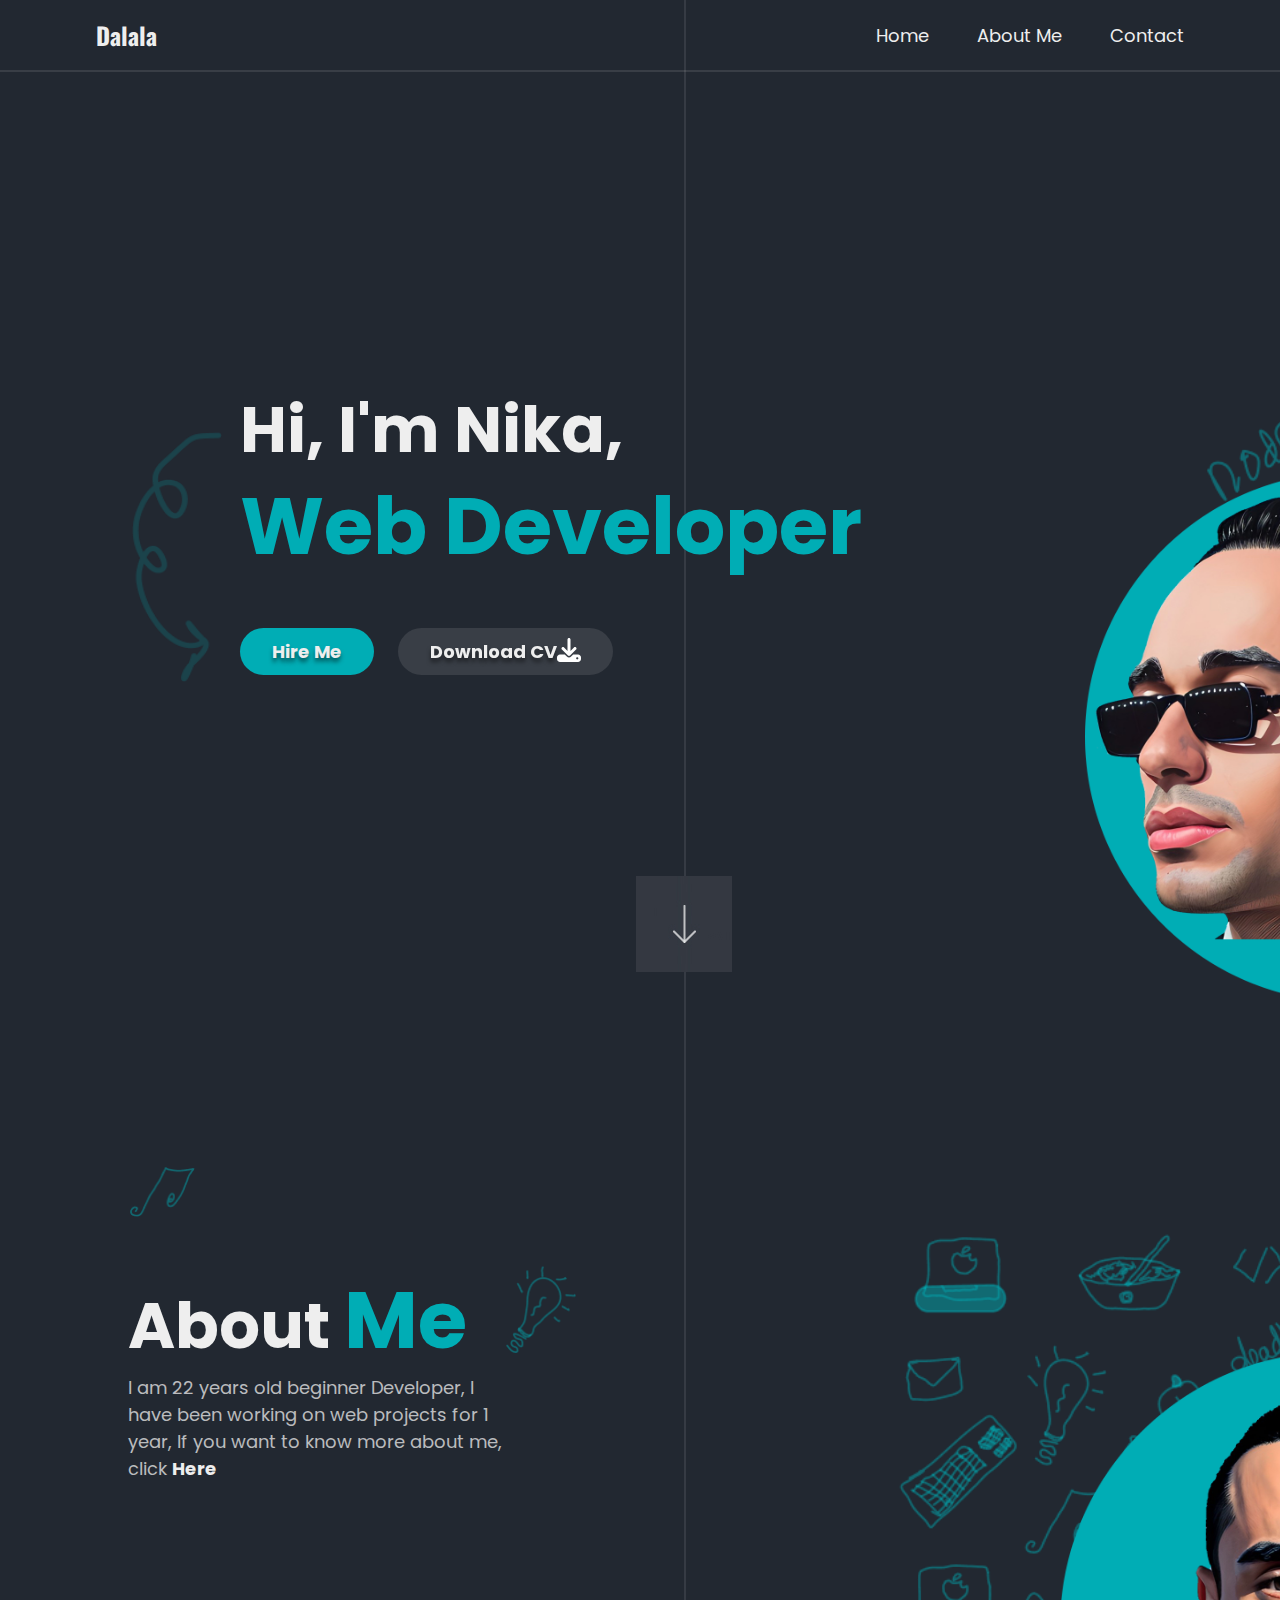
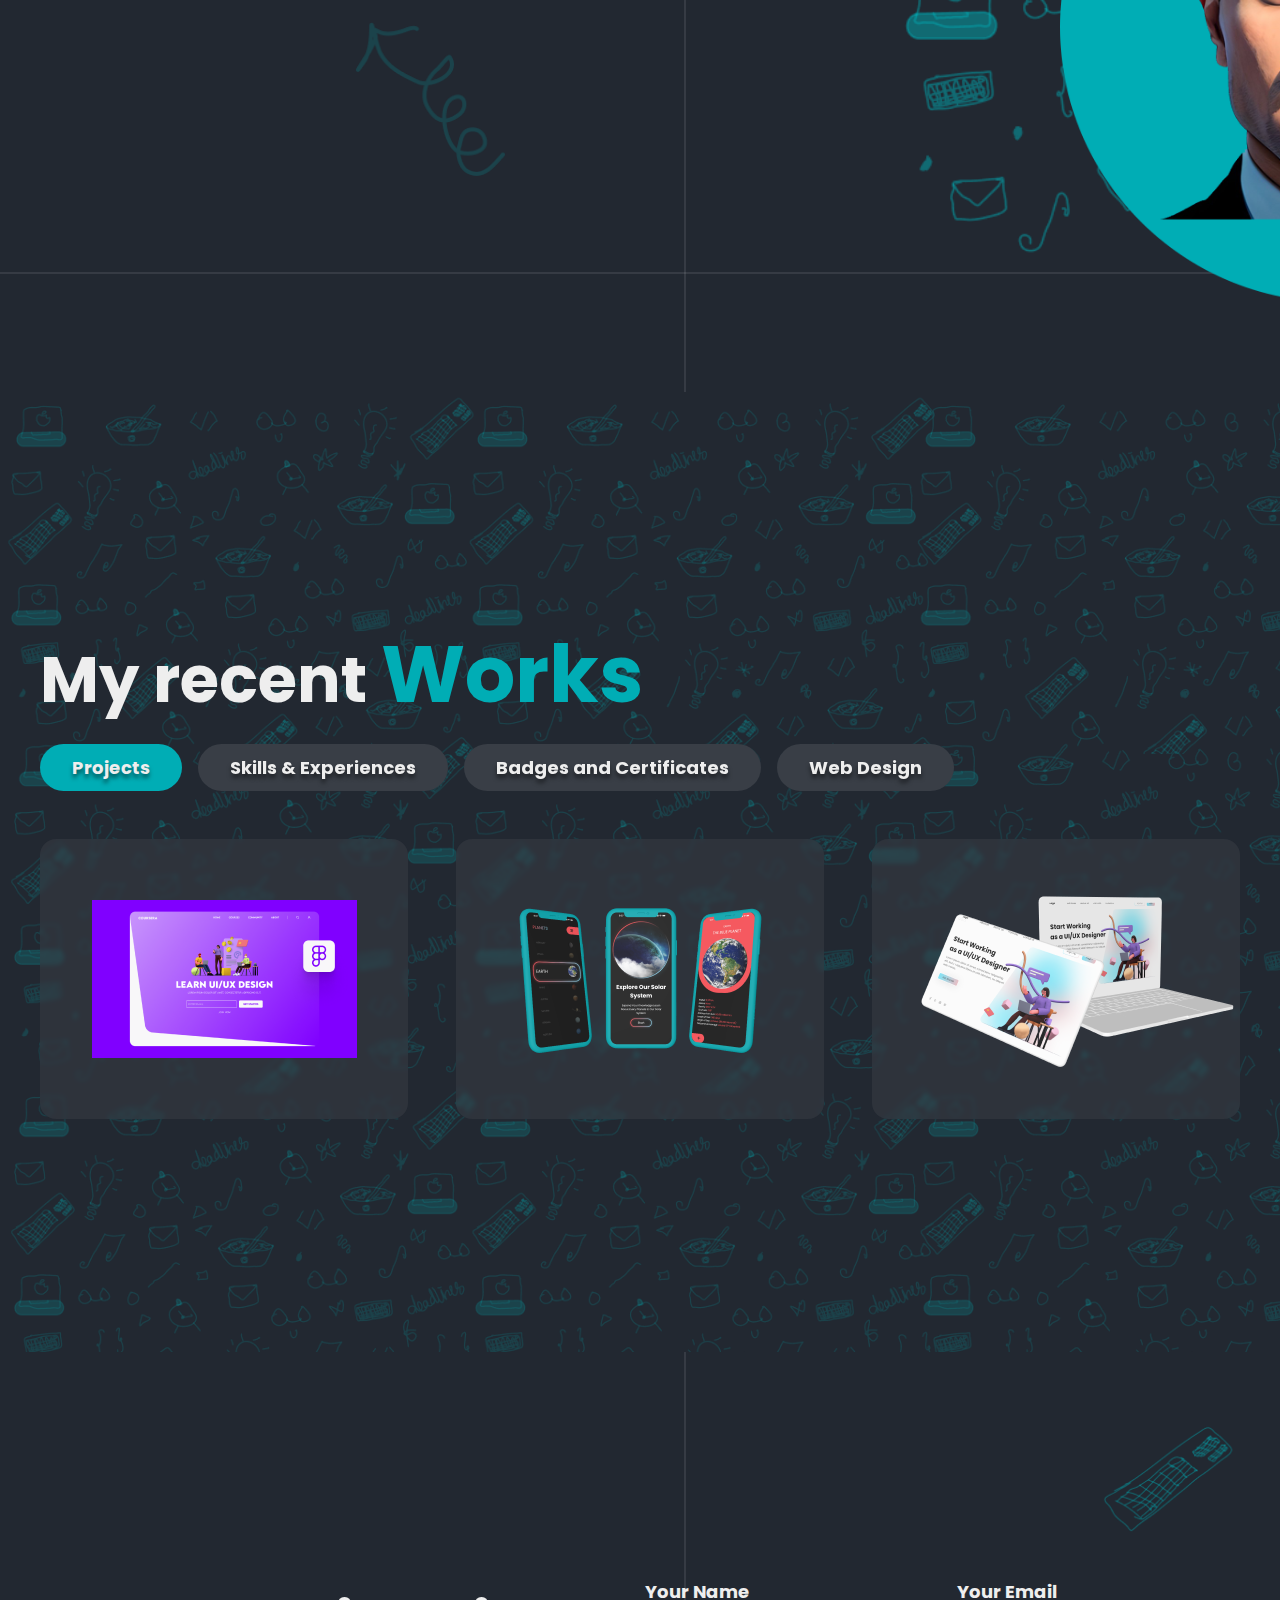
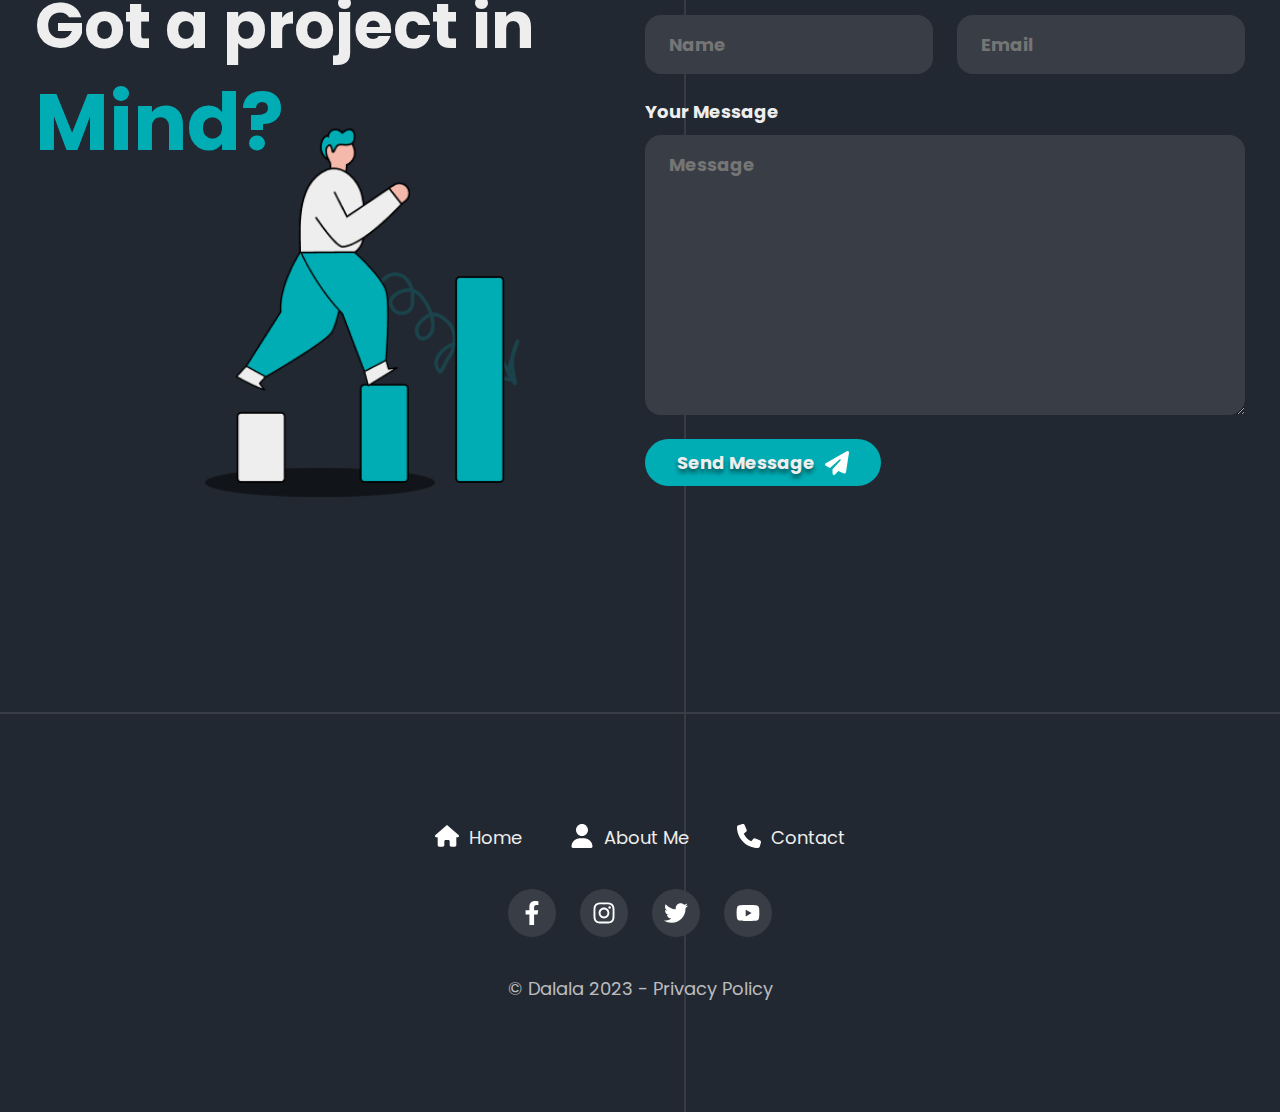
<file: index.html>
<!DOCTYPE html>
<html lang="en">
<head>
    <meta charset="UTF-8">
    <meta http-equiv="X-UA-Compatible" content="IE=edge">
    <meta name="viewport" content="width=device-width, initial-scale=1.0">
    <title>Portfolio</title>
    <link rel="stylesheet" href="./assets/styles/styles.css">
    <link rel="preconnect" href="https://fonts.googleapis.com"><link rel="preconnect" href="https://fonts.gstatic.com" crossorigin><link href="https://fonts.googleapis.com/css2?family=Lato:ital,wght@0,100;0,300;0,400;0,700;0,900;1,100;1,300;1,400;1,700;1,900&family=Lobster&family=Noto+Sans+Georgian:wght@100;200;300;400;500;600;700;800;900&family=Odibee+Sans&family=Oswald:wght@200;300;400;500;600;700&family=Poppins:ital,wght@0,100;0,200;0,300;0,400;0,500;0,600;0,700;0,800;0,900;1,100;1,200;1,300;1,400;1,500;1,600;1,700;1,800;1,900&display=swap" rel="stylesheet">
</head>
<body>
    <div>
        <header class="header">
            <div class="logo-container">
                <p class="primary-logo">
                    Dalala
                </p>
            </div>
            <div class="primary-line header-line"></div>
            <nav>
                <ul class="header-nav">
                    <li class="primary-link-box">
                        <a class="primary-link" href="#">Home</a>
                    </li>
                    <li class="primary-link-box">
                        <a class="primary-link" href="#">About Me</a>
                    </li>
                    <li class="primary-link-box">
                        <a class="primary-link" href="#">Contact</a>
                    </li>
                </ul>
            </nav>
        </header>
        <main>
            <section class="home-section">
                <div class="primary-line home-line"></div>
                <div class="intro">
                    <div class="intro-inner">
                        <div class="intro-title-container">
                            <p class="primary-title">
                                Hi, I'm Nika, <br>
                                <span class="primary-bold-title">Web Developer</span>
                            </p>
                        </div>
                        <div class="intro-btn-container">
                            <button class="primary-btn-li">Hire Me</button>
                            <button class="primary-btn-dark">
                                Download CV <img class="primary-icon" src="./assets/icons/download-solid.svg" alt="donwload solid icon">
                            </button>
                        </div>
                    </div>
                </div>
                <div class="intro-img-container">
                    <img class="intro-vector" src="./assets/img/Vector 187.png" alt="vector image">
                    <img class="intro-doodles" src="./assets/img/doodles mixed round.png" alt="doodles mixed round">
                    <img class="intro-logo" src="./assets/img/logo of Dalala.png" alt="Logo of Developer">
                    <img class="intro-arrow-down" src="./assets/img/arrow-down.jpg" alt="Down Arrow">
                </div>
            </section>

            <section class="about-me-section">
                <div class="about-me-container">
                    <p class="primary-title about-me-title">
                        About <span class="primary-bold-title">Me</span>
                    </p>
                    <p class="about-me-bio">
                        I am 22 years old beginner Developer, I have been working on web projects for 1 year, If you want to know more about me, click <a class="about-me-page-link" href="./about-me-page.html">Here</a>
                    </p>
                </div>
                <div class="primary-line about-me-line-1"></div>
                <div class="primary-line about-me-line-2"></div>
                <div class="about-me-logo-container">
                    <img class="about-me-doodle" src="./assets/img/doodle items.png" alt="Doodle items">
                    
                    <img class="about-me-logo" src="./assets/img/Logo Of Dalala 2.png" alt="Logo Of Developer">
                </div>
                <img class="about-me-vector-1" src="./assets/img/Vector 141.png" alt="Vector 141">
                <img class="about-me-vector-2" src="./assets/img/Vector 186.png" alt="">
                <img class="about-me-lightbulb" src="./assets/img/lightbulb.png" alt="">
            </section>

            <section class="project-section">
                <div class="project-section-container">
                    <div class="project-section-title-container">
                        <p class="primary-title">
                            My recent <span class="primary-bold-title">Works</span>
                        </p>
                        <div class="project-section-btns">
                            <button class="primary-btn-li">Projects</button>
                            <button class="primary-btn-dark">Skills & Experiences</button>
                            <button class="primary-btn-dark">Badges and Certificates</button>
                            <button class="primary-btn-dark">Web Design</button>
                        </div>
                    </div>
                    <div class="projects-container">
                        <div class="project-box">
                            <img src="./assets/img/Course Website Landing Page Thumbnail 1.png" alt="Course Website Landing Page Thumbnail">
                        </div>
                        <div class="project-box">
                            <img src="./assets/img/Group 1.png" alt="mobile applications">
                        </div>
                        <div class="project-box">
                            <img src="./assets/img/Group 33.png" alt="web applications">
                        </div>
                    </div>
                </div>
            </section>

            <section class="contact-section">
                <div class="contact-img-container">
                    <img class="keyboard-icon" src="./assets/img/keyboard.png" alt="">
                    <img class="vector-icon" src="./assets/img/Vector 188.png" alt="">
                    <img class="mail-icon" src="./assets/img/mail.png" alt="">
                </div>
                <div class="primary-line contact-section-line"></div>
                <div class="contact-section-container">
                    <div class="contact-section-title-container">
                        <p class="primary-title">
                            Got a project in <br>
                            <span class="primary-bold-title">Mind?</span>
                        </p>
                        <img class="shadow-of-img" src="./assets/img/iconic man's shadow.png" alt="Shadow Of Iconic Man">
                        <img class="contact-section-img" src="./assets/img/iconic man.png" alt="Iconic man">
                    </div>
                    <div class="contact-form-container">
                        <form action="" class="contact-form">
                            <div class="form-group">
                                <div class="form-group-elements">
                                    <label class="form-group-label" for="name">Your Name</label>
                                    <input class="form-inputs" type="text" id="name" placeholder="Name" required />
                                </div>
                                <div class="form-group-elements">
                                    <label class="form-group-label" for="email">Your Email</label>
                                    <input class="form-inputs" type="email" id="email" placeholder="Email" required />
                                </div>
                            </div>
                            <div class="form-group form-group-elements">
                                <label class="form-group-label" for="message">Your Message</label>
                                <textarea id="message" class="input-textarea" name="message" placeholder="Message"></textarea>
                            </div>
                            <div class="form-group">
                                <button id="subprimary-btn-limit" class="submit-btn">
                                    Send Message <img src="./assets/icons/paper-plane-solid.svg" alt="Paper Plane Icon">
                                </button>
                            </div>
                        </form>
                    </div>
                </div>
            </section>
        </main>
        <footer class="footer">
            <div class="primary-line footer-line"></div>
            <div class="footer-links-container">
                <div class="footer-links">
                    <a class="page-links">
                        <img class="primary-icon" src="./assets/icons/house-solid.svg" alt="House Icon">
                        <p class="primary-link">Home</p>
                    </a>
                    <a class="page-links">
                        <img class="primary-icon" src="./assets/icons/user-solid.svg" alt="User Icon">
                        <p class="primary-link">About Me</p>
                    </a>
                    <a class="page-links">
                        <img class="primary-icon" src="./assets/icons/phone-solid.svg" alt="Phone Icon">
                        <p class="primary-link">Contact</p>
                    </a>
                </div>
                <div class="social-links">
                    <a class="primary-icon-box" href="#">
                        <img class="primary-icon" src="./assets/icons/facebook-f.svg" alt="">
                    </a>
                    <a class="primary-icon-box" href="#">
                        <img class="primary-icon" src="./assets/icons/instagram.svg" alt="">
                    </a>
                    <a class="primary-icon-box" href="#">
                        <img class="primary-icon" src="./assets/icons/twitter.svg" alt="">
                    </a>
                    <a class="primary-icon-box" href="#">
                        <img class="primary-icon" src="./assets/icons/youtube.svg" alt="">
                    </a>
                </div>

                <div class="copyright-txt-container">
                    <p class="copyright-txt">© Dalala 2023 - Privacy Policy</p>
                </div>
            </div>
        </footer>
    </div>
</body>
</html>
</file>
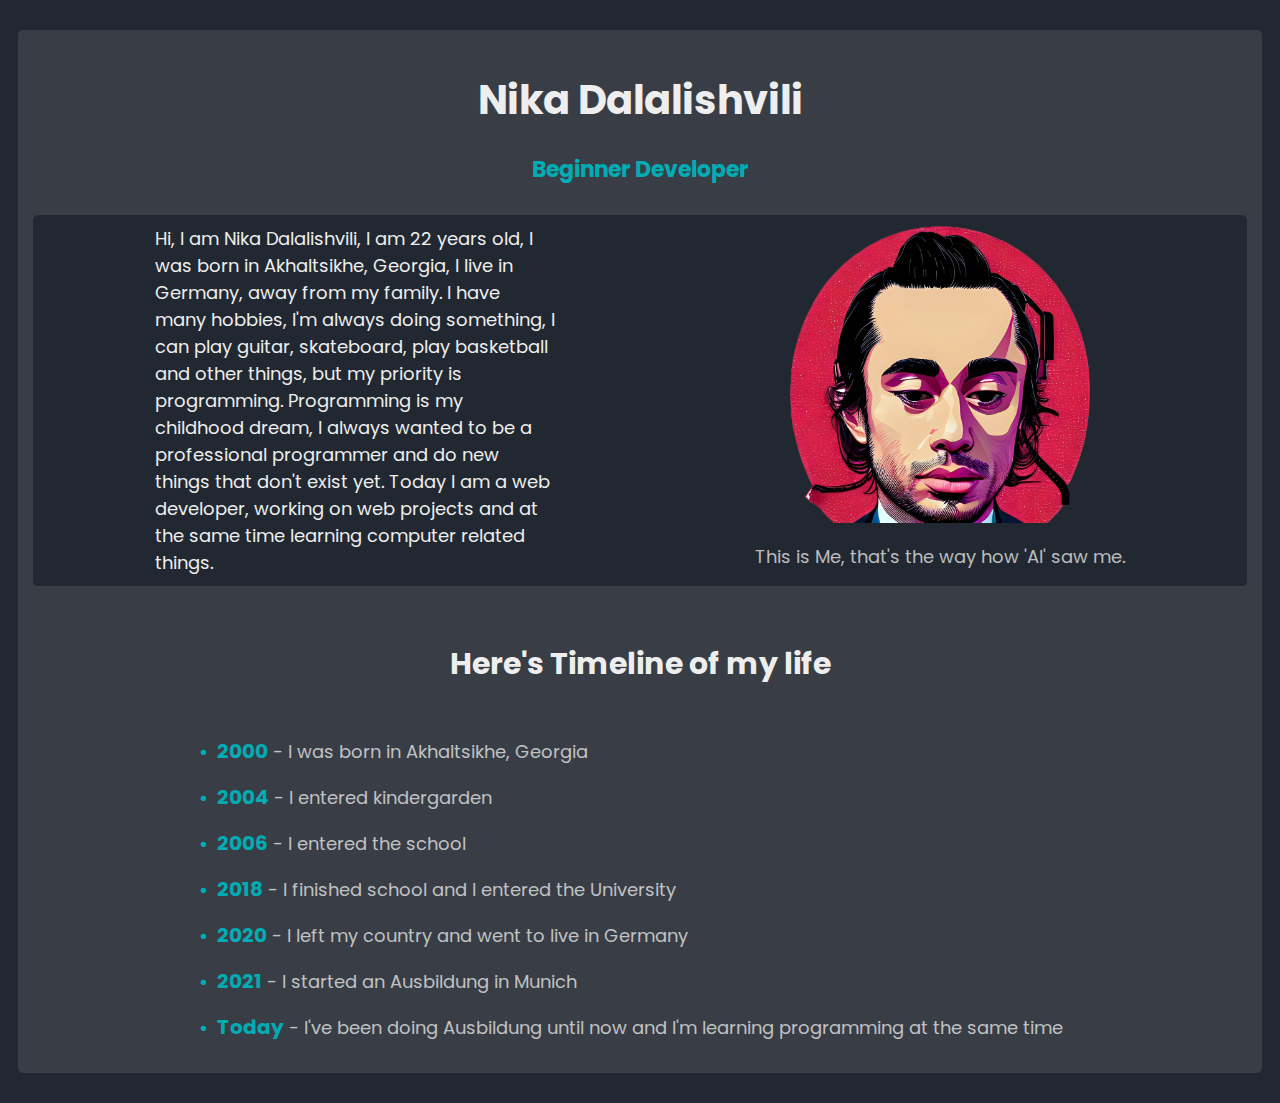
<file: about-me-page.html>
<!DOCTYPE html>
<html lang="en">
<head>
    <meta charset="UTF-8">
    <meta http-equiv="X-UA-Compatible" content="IE=edge">
    <meta name="viewport" content="width=device-width, initial-scale=1.0">
    <title>About Me</title>
    <link rel="stylesheet" href="./assets/styles/about-me-styles.css">
    <link rel="preconnect" href="https://fonts.googleapis.com"><link rel="preconnect" href="https://fonts.gstatic.com" crossorigin><link href="https://fonts.googleapis.com/css2?family=Lato:ital,wght@0,100;0,300;0,400;0,700;0,900;1,100;1,300;1,400;1,700;1,900&family=Lobster&family=Noto+Sans+Georgian:wght@100;200;300;400;500;600;700;800;900&family=Odibee+Sans&family=Oswald:wght@200;300;400;500;600;700&family=Poppins:ital,wght@0,100;0,200;0,300;0,400;0,500;0,600;0,700;0,800;0,900;1,100;1,200;1,300;1,400;1,500;1,600;1,700;1,800;1,900&display=swap" rel="stylesheet">
</head>
<body>
    <main class="main">
        <div class="title-container">
            <h1 class="title">Nika Dalalishvili</h1>
            <p class="primary-caption title-caption">Beginner Developer</p>
        </div>
        <section class="about-me-section">
            <div class="about-me-bio-container">
                <p class="about-me-bio">Hi, I am Nika Dalalishvili, I am 22 years old, I was born in Akhaltsikhe, Georgia, I live in Germany, away from my family. I have many hobbies, I'm always doing something, I can play guitar, skateboard, play basketball and other things, but my priority is programming. Programming is my childhood dream, I always wanted to be a professional programmer and do new things that don't exist yet. Today I am a web developer, working on web projects and at the same time learning computer related things.</p>
            </div>
            <figure class="img-div">
                <img class="dalala-logo" src="./assets/img/Samurai Dalala.png" alt="logo of Dalala">
                <figcaption class="img-caption">This is Me, that's the way how 'AI' saw me.</figcaption>
            </figure>
        </section>
        <section class="timeline-info">
            <h1 class="headline">Here's Timeline of my life</h1>
            <ul>
                <li><span class="bold-for-list">2000</span> - I was born in Akhaltsikhe, Georgia</li>
                <li><span class="bold-for-list">2004</span> - I entered kindergarden</li>
                <li><span class="bold-for-list">2006</span> - I entered the school</li>
                <li><span class="bold-for-list">2018</span> - I finished school and I entered the University</li>
                <li><span class="bold-for-list">2020</span> - I left my country and went to live in Germany</li>
                <li><span class="bold-for-list">2021</span> - I started an Ausbildung in Munich</li>
                <li><span class="bold-for-list">Today</span> - I've been doing Ausbildung until now and I'm learning programming at the same time</li>
            </ul>
        </section>
    </main>
</body>
</html>
</file>
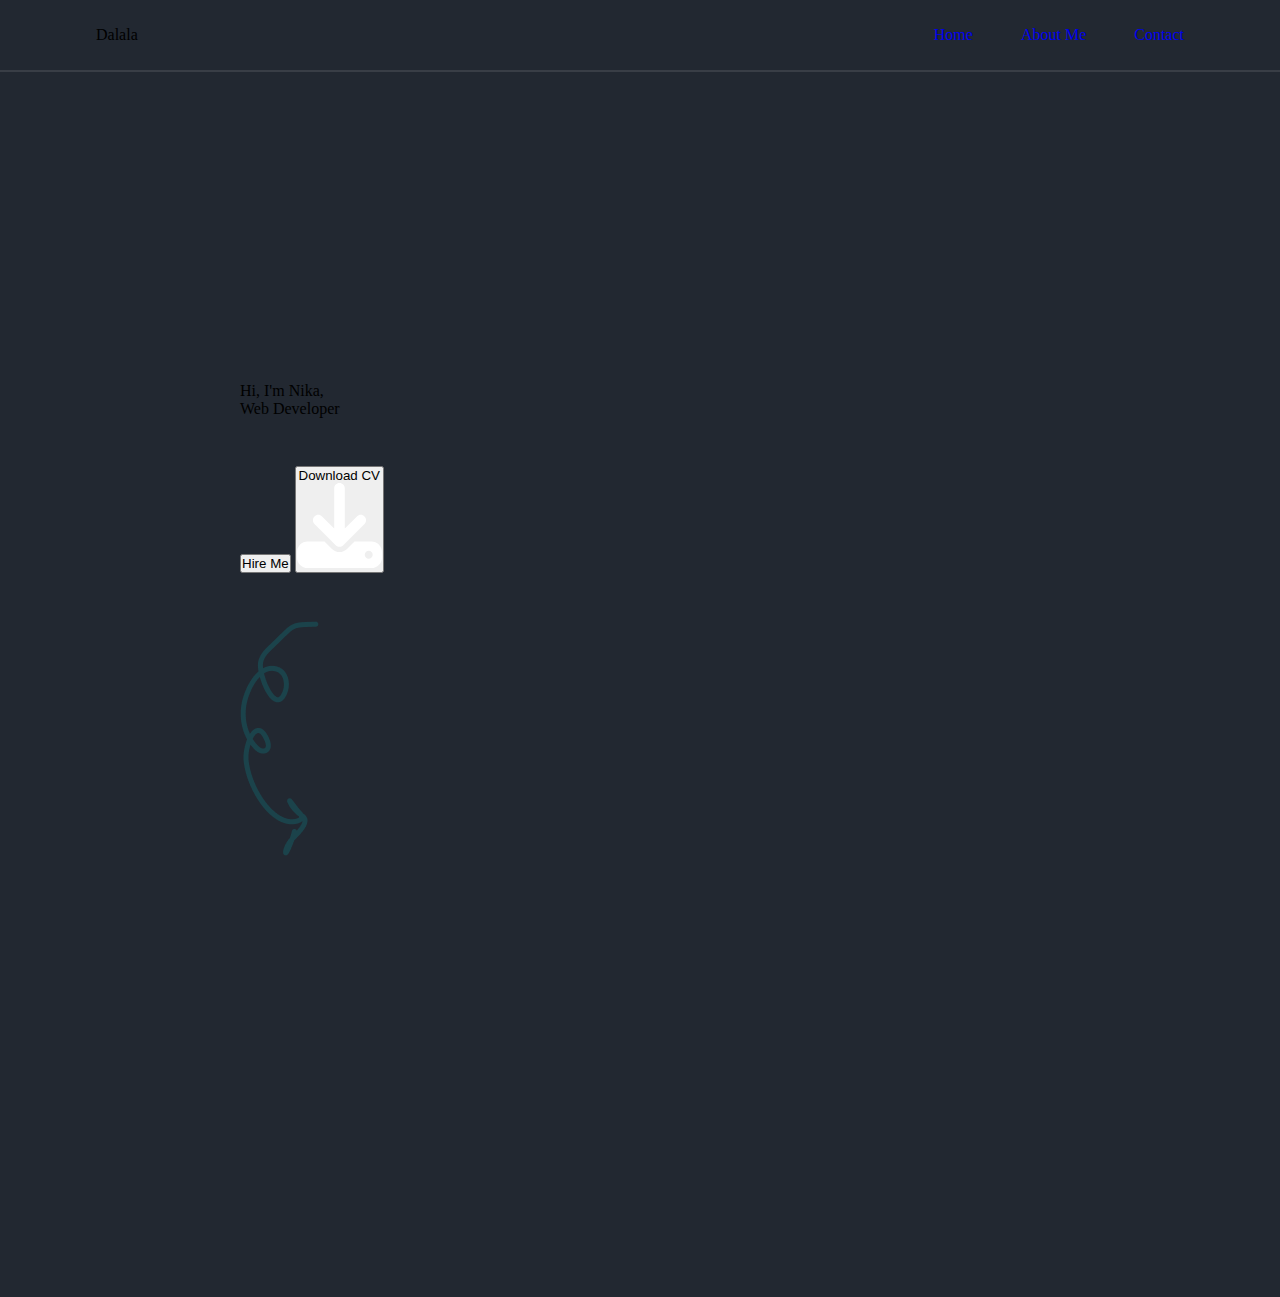
<file: test.html>
<!DOCTYPE html>
<html lang="en">
<head>
    <meta charset="UTF-8">
    <meta http-equiv="X-UA-Compatible" content="IE=edge">
    <meta name="viewport" content="width=device-width, initial-scale=1.0">
    <title>Portfolio</title>
    <link rel="stylesheet" href="./assets/styles/styles.css">
    <link rel="preconnect" href="https://fonts.googleapis.com"><link rel="preconnect" href="https://fonts.gstatic.com" crossorigin><link href="https://fonts.googleapis.com/css2?family=Lato:ital,wght@0,100;0,300;0,400;0,700;0,900;1,100;1,300;1,400;1,700;1,900&family=Lobster&family=Noto+Sans+Georgian:wght@100;200;300;400;500;600;700;800;900&family=Odibee+Sans&family=Oswald:wght@200;300;400;500;600;700&family=Poppins:ital,wght@0,100;0,200;0,300;0,400;0,500;0,600;0,700;0,800;0,900;1,100;1,200;1,300;1,400;1,500;1,600;1,700;1,800;1,900&display=swap" rel="stylesheet">
    
</head>
<body>
    <div>
        <header>
            <div class="logo-container">
                <p class="logo">Dalala</p>
            </div>
            <nav>
                <ul class="header-nav">
                    <li class="header-nav-link">
                        <a href="#">Home</a>
                    </li>
                    <li class="header-nav-link">
                        <a href="#">About Me</a>
                    </li>
                    <li class="header-nav-link">
                        <a href="#">Contact</a>
                    </li>
                </ul>
            </nav>
        </header>
        <div class="line-1"></div>
        <div class="line-2"></div>
        <main>
            <section class="home-page">
                <div class="intro">
                    <div class="intro-inner">
                        <div class="intro-title-container">
                            <p class="intro-title">
                                Hi, I'm Nika, <br>
                                <span>Web Developer</span>
                            </p>
                        </div>
                        <div class="intro-btns">
                            <button class="hire-me-btn">Hire Me</button>
                            <button class="cv-btn">
                                Download CV <img class="download-img" src="./assets/icons/download-solid.svg" alt="donwload solid icon">
                            </button>
                            <!-- <i class="fa-solid fa-download"></i> -->
                        </div>
                        <img class="intro-vector-187" src="./assets/img/Vector 187.png" alt="vector 187">
                        <img class="intro-doodles" src="./assets/img/doodles mixed round.png" alt="doodles mixed round">
                    </div>
                </div>
            </section>
        </main>
    </div>
</body>
</html>
</file>
<file: assets/styles/styles.css>
@import url("./color.css");
@import url("./primary-elemenets.css");


/* 
 *  GLOBAL VARIABLES 
 */

* {
    box-sizing: border-box;
    margin: 0;
    padding: 0;
    /* border: 1px solid white; */
}

body {
    background-color: var(--primary);
}

section {
    /* height: 100vh; */
    height: 960px;
    position: relative;
}

li {
    list-style: none;
}

button {
    cursor: pointer;
}

a {
    text-decoration: none;
}

/* 
 *  HEADER, NAVIGATION BAR 
 */

header {
    background-color: var(--primary);
    height: 72px;
    padding: 18px 96px;
    border-bottom: 2px solid var(--primary-li);

    display: flex;
    justify-content: space-between;
    align-items: center;

    z-index: 1;

    position: sticky;
    top: 0;
}

header ul {
    display: flex;
    flex-direction: row;
    gap: 48px;
}

header .header-line {
    width: 0;
    height: 72px;
    top: 0;
    left: 684px;
}

/*
 *  HOME PAGE, INTRO
 */

.home-section {
    display: flex;
    flex-direction: row;
    justify-content: center;
    align-items: center;
}

.intro {
    display: flex;
    flex-direction: row;    
    justify-content: center;
    align-items: center;
}

.intro-inner {
    display: flex;
    flex-direction: column;
    align-items: flex-start;
    padding: 0px;
    gap: 48px;

    position: absolute;
    top: 310px;
    left: 240px;
}

.intro-btn-container {
    display: flex;
    flex-direction: row;
    align-items: center;
    padding: 0px;
    gap: 24px;

    color: var(--primary-white);
}

.intro-doodles {
    width: 685px;
    
    position: absolute;
    top: 230px;
    left: 1130px;
}

.intro-logo {
    width: 530px;
    
    position: absolute;
    top: 400px;
    left: 1085px;
}

.intro-vector {
    width: 90px;
    height: 250px;

    position: absolute;
    top: 360px;
    left: 132px;
}

.intro-arrow-down {
    width: 96px;
    height: 96px;
    
    position: absolute;
    top: 804px;
    left: 636px;
}

.home-line {
    width: 0;
    height: 100%;

    top: 0;
    left: 684px;
}

/* 
 *  ABOUT ME PAGE 
 */

.about-me-container {
    width: 390px;
    
    display: flex;
    flex-direction: column;

    position: absolute;
    top: 240px;
    left: 128px;
    
}

.about-me-title span {
    color: var(--primary-blue-li);
}

.about-me-bio {
    color: rgba(238, 238, 238, 0.75);
    font-family: 'Poppins';
    font-style: normal;
    font-weight: 400;
    font-size: 18px;
    line-height: 27px;
}

.about-me-page-link {
    font-weight: 700;
    color: var(--primary-white);
    cursor: pointer;
}

.about-me-doodle {
    width: 885px;
    
    position: absolute;
    top: 180px;
    left: 885px;
}

.about-me-logo {
    width: 550px;
    height: 550px;
    
    position: absolute;
    top: 320px;
    left: 1060px;
}

.about-me-vector-1 {
    width: 65px;
    
    position: absolute;
    top: 135px;
    left: 130px;
    
}

.about-me-vector-2 {
    width: 150px;
    
    position: absolute;
    top: 590px;
    left: 355px;
}

.about-me-lightbulb {
    width: 80px;

    position: absolute;
    top: 230px;
    left: 500px;
}

.about-me-line-1 {
    width: 0;
    height: 100%;

    top: 0;
    left: 684px;
}

.about-me-line-2 {
    width: 100%;
    height: 0;

    top: 840px;
    left: 0;
}


/* 
*  PROJECTS PAGE
*/

.project-section {
    display: flex;
    justify-content: center;
    align-items: center;
    
    background-image: url("../img/doodle background.png");
    background-size: cover;
}

.project-section-container {
    display: flex;
    flex-direction: column;
    align-items: flex-start;
    gap: 48px;
}

.project-section-title-container {
    display: flex;
    flex-direction: column;
    align-items: flex-start;
    gap: 16px;
}

.project-section-btns {
    display: flex;
    flex-direction: row;
    align-items: flex-end;
    gap: 16px;
    
}

.projects-container {
    display: flex;
    flex-direction: row;
    align-items: center;
    padding: 0px;
    gap: 48px;
}

.project-box {
    width: 368px;
    height: 280px;
    border-radius: 16px;
    
    background: rgba(57, 62, 70, 0.5);
    backdrop-filter: blur(2px);
    
    
    display: flex;
    justify-content: center;
    align-items: center;
    
    cursor: pointer;
}

/*
 *  CONTACT PAGE
 */
 
 .contact-section {
    display: flex;
    justify-content: center;
    align-items: center;
}

.keyboard-icon,
.vector-icon,
.mail-icon {
    position: absolute;
}

.keyboard-icon {
    width: 150px;
    top: 70px;
    left: 1095px;
}

.vector-icon {
    width: 150px;
    top: 520px;
    left: 370px;
}

.mail-icon {
    width: 70px;
    top: 735px;
    left: 1300px;
}

.contact-section-line {
    width: 0;
    height: 100%;

    top: 0;
    left: 684px;
    
}

.contact-section-container {
    display: flex;
    flex-direction: row;
    gap: 110px;
}

.contact-section-title-container {
    display: flex;
    flex-direction: column;

    position: relative;
}

.contact-section-img {
    width: 270px;

    position: absolute;
    top: 140px;
    left: 200px;
}

.shadow-of-img {
    width: 230px;

    position: absolute;
    top: 490px;
    left: 170px;
}

.contact-form {
    display: flex;
    flex-direction: column;
    
    gap: 24px;
}

.form-group {
    display: flex;
    flex-direction: row;
    gap: 24px;
}

.form-group-elements {
    display: flex;
    flex-direction: column;

    gap: 10px;
}

.form-group-label {
    font-family: 'Poppins';
    font-style: normal;
    font-weight: 700;
    font-size: 18px;
    line-height: 27px;
    color: var(--primary-white);
}

.form-inputs {
    width: 288px;
    height: 59px;

    /* background-color: #393e4680; */
    background: var(--primary-li);
    border-radius: 16px;
    border: none;
    padding-left: 24px;

    font-family: 'Poppins';
    font-style: normal;
    font-weight: 700;
    font-size: 18px;
    line-height: 27px;
    color: var(--primary-white);
}

.input-textarea {
    width: 600px;
    height: 280px;

    /* background: rgba(57, 62, 70, 0.5); */
    background: var(--primary-li);
    border-radius: 16px;
    border: none;
    padding: 16px 256px 16px 24px;
    gap: 10px;

    font-family: 'Poppins';
    font-style: normal;
    font-weight: 700;
    font-size: 18px;
    line-height: 27px;
    color: var(--primary-white);
}

.submit-btn {
    font-family: 'Poppins';
    font-style: normal;
    font-weight: 700;
    font-size: 18px;
    line-height: 27px;

    background-color: var(--primary-blue-li);
    color: var(--primary-white);
    text-shadow: 0px 4px 4px rgba(0, 0, 0, 0.5);
    border: none;
    border-radius: 24px;
    padding: 10px 32px;

    gap: 10px;

    display: flex;
    justify-content: center;
    align-items: center;
}

.submit-btn img {
    width: 24px;
    height: 24px;
}

/*
 *  FOOTER SECTION 
 */

.footer-line {
    width: 0;
    height: 100%;

    top: 0;
    left: 684px;
}

.footer .icon {
    width: 24px;
    height: 24px;
}

.footer {
    height: 400px;

    display: flex;
    flex-direction: column;
    justify-content: center;
    align-items: center;

    position: relative;
    border-top: 2px solid var(--primary-li);
}

.footer-links-container {
    display: flex;
    flex-direction: column;
    justify-content: flex-end;
    gap: 38px;
}

.footer-links {
    display: flex;
    flex-direction: row;
    justify-content: space-between;
    gap: 48px;
}

.page-links {
    display: flex;
    flex-direction: row;
    align-items: flex-start;
    justify-content: center;
    gap: 10px;
}

.social-links {
    display: flex;
    flex-direction: row;
    gap: 24px;

    justify-content: center;
    align-items: center;
}

.copyright-txt-container {
    display: flex;
    justify-content: center;
}

.copyright-txt {
    color: rgba(238, 238, 238, 0.75);
    font-family: 'Poppins';
    font-style: normal;
    font-weight: 400;
    font-size: 18px;
    line-height: 27px;
}
</file>
<file: assets/styles/about-me-styles.css>
@import url('./color.css');
@import url("./primary-elemenets.css");

/*
 *  GLOBAL VARIABLES
 */

* {
    box-sizing: border-box;
    margin: 0;
    padding: 0;
}

body {
    background-color: var(--primary);
    line-height: 1.5;
}

/*
 *  MAIN
 */

.main {
    background-color: var(--primary-li);
    margin: 30px 18px;
    padding: 15px;
    border-radius: 5px;

    display: flex;
    flex-direction: column;
    justify-content: center;
    align-items: center;
}

/*
 *  TITLE AND CAPTION
 */

.title-container { 
    display: flex;
    flex-direction: column;
    justify-content: center;
    align-items: center;
}

.title {
    margin-top: 25px;

    color: var(--primary-white);
    font-family: 'Poppins';
    font-style: normal;
    font-weight: 700;
    font-size: 40px;
}

.title-caption {
    margin: 16px 0;

    color: var(--primary-blue-li);
    /* color: rgba(238, 238, 238, 0.75); */
    font-family: 'Poppins';
    font-style: normal;
    font-size: 22px;
}

/*
 *  ABOUT ME SECTION
 */

.about-me-section {
    background-color: var(--primary);
    width: 100%;
    margin: 5px 0;
    padding: 10px;
    border-radius: 5px;

    display: flex;
    flex-direction: row;
    justify-content: center;
    align-items: center;
    gap: 200px;
}

.about-me-bio-container {
    width: 400px;

    display: flex;
    justify-content: center;
    align-items: center;
    
}

.about-me-bio {
    /* color: rgba(238, 238, 238, 0.75); */
    color: var(--primary-white);
    font-family: 'Poppins';
    font-style: normal;
    font-weight: 400;
    font-size: 18px;
}

.img-div {
    display: flex;
    flex-direction: column;
    justify-content: center;
    align-items: center;
}

.dalala-logo {
    max-width: 300px;
}

.img-caption {
    margin: 20px 0 5px;

    color: rgba(238, 238, 238, 0.75);
    /* color: var(--primary-li); */
    font-family: 'Poppins';
    font-style: normal;
    font-weight: 400;
    font-size: 18px;
}

/*
 *  TIMELINE INFO SECTION
 */

.headline {
    margin: 50px 0;

    color: var(--primary-white);
    font-family: 'Poppins';
    font-style: normal;
    font-weight: 700;
    font-size: 30px;
    text-align: center;
}

.timeline-info li {
    margin: 16px 0;
    list-style:none;

    color: rgba(238, 238, 238, 0.75);
    font-family: 'Poppins';
    font-style: normal;
    font-size: 18px;
}

.timeline-info li::before {
    content: "\2022";
    color: var(--primary-blue-li);
    font-weight: bold;
    display: inline-block; 
    width: 1em;
    margin-left: -1em;
}

.bold-for-list {
    color: var(--primary-blue-li);
    font-family: 'Poppins';
    font-style: normal;
    font-weight: 700;
    font-size: 20px;
}
</file>
